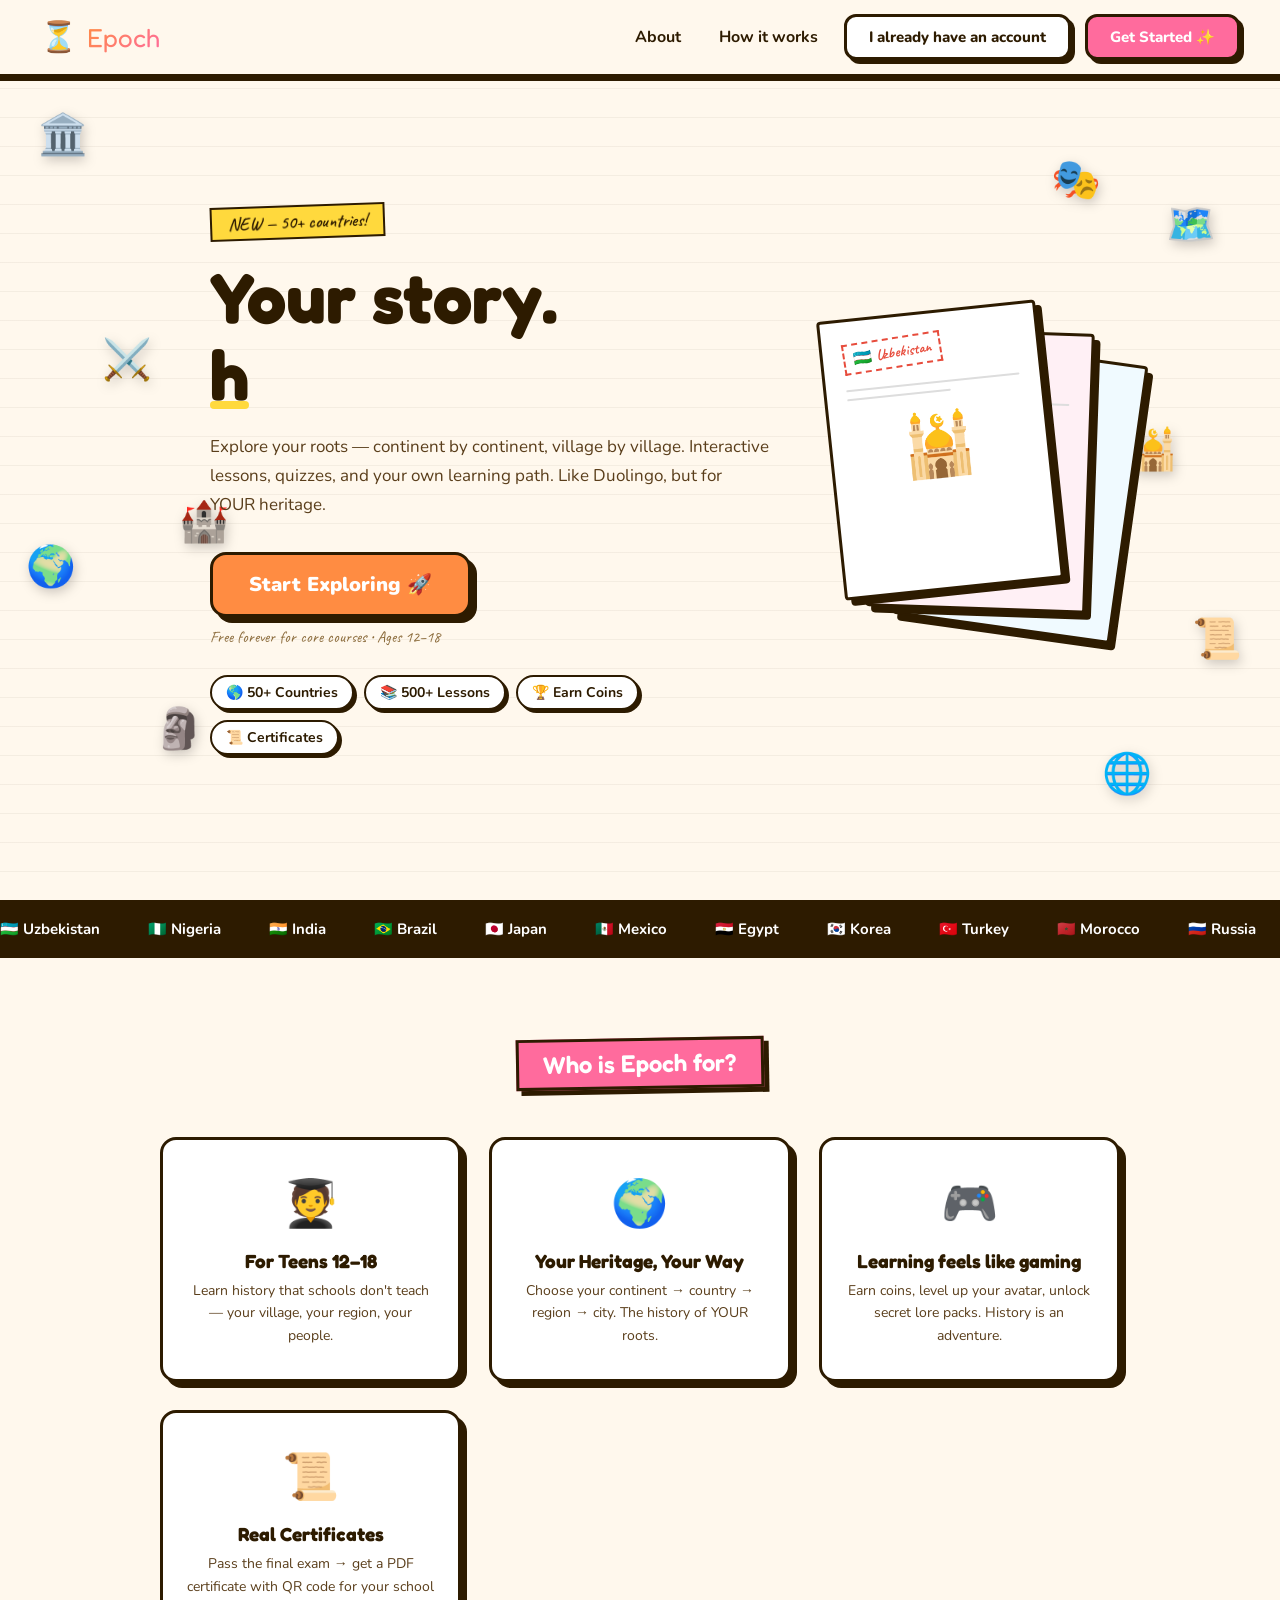
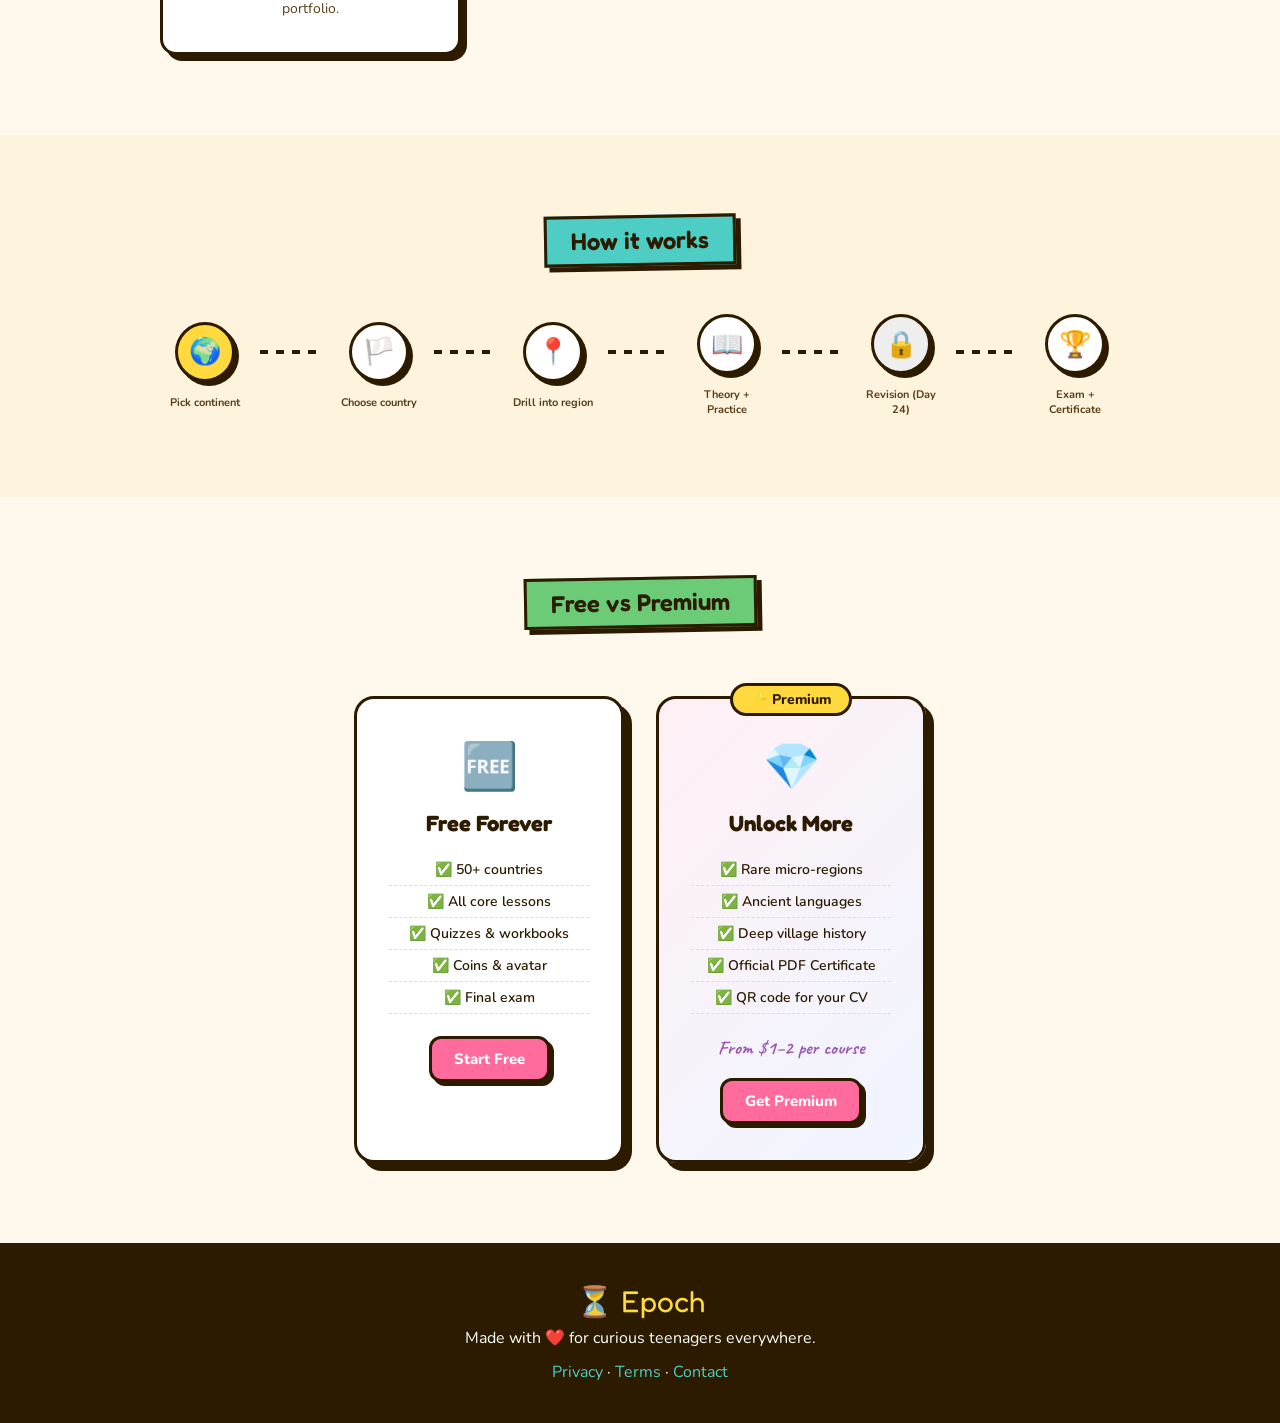
<file: Epoch website/index.html>
<!DOCTYPE html>
<html lang="en">
<head>
<meta charset="UTF-8"/>
<meta name="viewport" content="width=device-width, initial-scale=1.0"/>
<title>Epoch — Learn Your History</title>
<style>
@import url('https://fonts.googleapis.com/css2?family=Fredoka+One&family=Nunito:wght@400;600;700;800;900&family=Caveat:wght@400;600;700&display=swap');
:root{
  --cream:#FFF8ED;--paper:#FEF3DC;--ink:#2D1B00;
  --pink:#FF6B9D;--yellow:#FFD93D;--blue:#4ECDC4;
  --green:#6BCB77;--purple:#9B59B6;--orange:#FF8C42;--red:#E74C3C;
  --fd:'Fredoka One',cursive;--fb:'Nunito',sans-serif;--fh:'Caveat',cursive;
}
*{margin:0;padding:0;box-sizing:border-box;}
body{font-family:var(--fb);background:var(--cream);color:var(--ink);overflow-x:hidden;}
/* PAGE SYSTEM */
.page{display:none;min-height:100vh;animation:fadeIn .35s ease both;}
.page.active{display:block;}
@keyframes fadeIn{from{opacity:0;transform:translateY(18px)}to{opacity:1;transform:none}}
@keyframes slideUp{from{opacity:0;transform:translateY(40px) scale(.95)}to{opacity:1;transform:none}}
@keyframes float{0%,100%{transform:translateY(0) rotate(-5deg)}50%{transform:translateY(-14px) rotate(5deg)}}
@keyframes bounce{0%,100%{transform:translateY(0)}50%{transform:translateY(-9px)}}
@keyframes pulse{0%,100%{box-shadow:4px 4px 0 var(--ink)}50%{box-shadow:4px 4px 0 var(--ink),0 0 22px rgba(255,107,157,.5)}}
@keyframes marquee{from{transform:translateX(0)}to{transform:translateX(-50%)}}
@keyframes spinSlow{to{transform:rotate(360deg)}}
@keyframes nodePulse{0%,100%{box-shadow:5px 5px 0 var(--ink)}50%{box-shadow:5px 5px 0 var(--ink),0 0 24px rgba(255,217,61,.6)}}
@keyframes slideIn{from{opacity:0;transform:translateX(60px)}to{opacity:1;transform:none}}

/* NAVBAR */
.navbar{position:fixed;top:0;left:0;right:0;z-index:1000;display:flex;align-items:center;justify-content:space-between;padding:14px 40px;background:var(--cream);border-bottom:3px solid var(--ink);box-shadow:0 4px 0 var(--ink);transition:padding .3s;}
.navbar.scrolled{padding:8px 40px;}
.nav-logo{display:flex;align-items:center;gap:10px;cursor:pointer;}
.logo-icon{font-size:30px;animation:spinSlow 8s linear infinite;display:inline-block;}
.logo-text{font-family:var(--fd);font-size:26px;background:linear-gradient(135deg,var(--orange),var(--pink));-webkit-background-clip:text;-webkit-text-fill-color:transparent;}
.nav-links{display:flex;align-items:center;gap:14px;}
.nav-link{font-weight:700;color:var(--ink);text-decoration:none;padding:6px 12px;border-radius:8px;transition:background .2s;cursor:pointer;}
.nav-link:hover{background:var(--yellow);}
.btn-primary{background:var(--pink);color:#fff;border:3px solid var(--ink);border-radius:12px;padding:10px 22px;font-family:var(--fb);font-weight:800;font-size:15px;cursor:pointer;text-decoration:none;display:inline-block;box-shadow:4px 4px 0 var(--ink);transition:all .15s;}
.btn-primary:hover{transform:translate(-2px,-2px);box-shadow:6px 6px 0 var(--ink);background:#ff4d8d;}
.btn-primary:active{transform:translate(2px,2px);box-shadow:2px 2px 0 var(--ink);}
.btn-secondary{background:#fff;color:var(--ink);border:3px solid var(--ink);border-radius:12px;padding:10px 22px;font-family:var(--fb);font-weight:800;font-size:15px;cursor:pointer;text-decoration:none;display:inline-block;box-shadow:4px 4px 0 var(--ink);transition:all .15s;}
.btn-secondary:hover{transform:translate(-2px,-2px);box-shadow:6px 6px 0 var(--ink);background:var(--yellow);}
.pulse-btn{animation:pulse 2s infinite;}
.hamburger{display:none;font-size:22px;background:none;border:2px solid var(--ink);border-radius:8px;padding:4px 10px;cursor:pointer;}

/* HERO */
.hero{min-height:100vh;display:flex;align-items:center;justify-content:center;gap:60px;padding:120px 60px 60px;position:relative;overflow:hidden;background:var(--cream);}
.hero::before{content:'';position:absolute;inset:0;background:repeating-linear-gradient(0deg,transparent,transparent 28px,rgba(45,27,0,.05) 28px,rgba(45,27,0,.05) 29px);pointer-events:none;}
.sticker{position:absolute;font-size:40px;animation:float 4s ease-in-out infinite;cursor:pointer;user-select:none;filter:drop-shadow(2px 4px 6px rgba(0,0,0,.2));transition:transform .2s;}
.sticker:nth-child(odd){animation-delay:-2s;}
.hero-content{flex:1;max-width:560px;z-index:1;}
.tape{display:inline-block;padding:4px 16px;font-family:var(--fh);font-size:18px;font-weight:600;border:2px solid var(--ink);transform:rotate(-2deg);margin-bottom:20px;}
.tape-yellow{background:var(--yellow);}
.tape-pink{background:var(--pink);color:#fff;}
.tape-blue{background:var(--blue);}
.tape-green{background:var(--green);}
.hero-title{font-family:var(--fd);font-size:clamp(40px,6vw,70px);line-height:1.1;margin-bottom:20px;}
.accent-underline{position:relative;display:inline-block;}
.accent-underline::after{content:'';position:absolute;left:0;bottom:4px;width:100%;height:8px;background:var(--yellow);z-index:-1;border-radius:4px;}
.hero-sub{font-size:17px;line-height:1.7;margin-bottom:32px;color:#5a3e1b;}
.hero-cta{margin-bottom:28px;}
.btn-big{font-size:20px;padding:16px 36px;background:var(--orange);color:#fff;border:3px solid var(--ink);border-radius:16px;font-family:var(--fb);font-weight:900;cursor:pointer;display:inline-block;box-shadow:6px 6px 0 var(--ink);transition:all .15s;animation:bounce 2s ease-in-out infinite;}
.btn-big:hover{transform:translate(-3px,-3px);box-shadow:9px 9px 0 var(--ink);animation:none;}
.hero-note{margin-top:10px;font-size:16px;color:#8a6a3a;font-family:var(--fh);}
.hero-badges{display:flex;flex-wrap:wrap;gap:10px;margin-top:16px;}
.badge{background:#fff;border:2px solid var(--ink);border-radius:20px;padding:6px 14px;font-size:14px;font-weight:700;box-shadow:3px 3px 0 var(--ink);transition:transform .2s;cursor:default;}
.badge:hover{transform:rotate(-4deg) scale(1.08);}
.scrapbook-preview{position:relative;width:300px;height:340px;flex-shrink:0;}
.book-page{position:absolute;width:220px;height:280px;background:#fff;border:3px solid var(--ink);border-radius:4px;padding:20px;box-shadow:6px 6px 0 var(--ink);transition:transform .4s cubic-bezier(.34,1.56,.64,1);}
.page1{top:0;left:0;transform:rotate(-6deg);z-index:3;}
.page2{top:20px;left:40px;transform:rotate(2deg);z-index:2;background:#FFF0F5;}
.page3{top:40px;left:80px;transform:rotate(8deg);z-index:1;background:#F0FAFF;}
.page-stamp{font-family:var(--fh);font-size:15px;font-weight:700;color:var(--red);border:2px dashed var(--red);padding:4px 8px;display:inline-block;margin-bottom:10px;transform:rotate(-3deg);}
.page-line{height:2px;background:#ddd;margin:7px 0;border-radius:1px;}
.page-line.short{width:60%;}
.page-photo{font-size:60px;text-align:center;margin-top:12px;animation:float 3s ease-in-out infinite;}

/* MARQUEE */
.marquee-section{background:var(--ink);color:#fff;padding:16px 0;overflow:hidden;border-top:3px solid var(--ink);border-bottom:3px solid var(--ink);}
.marquee-track{display:flex;gap:48px;white-space:nowrap;animation:marquee 22s linear infinite;font-weight:700;font-size:15px;}
.marquee-track:hover{animation-play-state:paused;}
.marquee-track span{flex-shrink:0;}

/* ABOUT */
.about-section{padding:80px 60px;text-align:center;}
.section-tape{display:inline-block;padding:8px 24px;font-family:var(--fd);font-size:24px;border:3px solid var(--ink);transform:rotate(-1deg);margin-bottom:48px;box-shadow:5px 5px 0 var(--ink);}
.about-grid{display:grid;grid-template-columns:repeat(auto-fit,minmax(230px,1fr));gap:28px;max-width:960px;margin:0 auto;}
.about-card{background:#fff;border:3px solid var(--ink);border-radius:16px;padding:32px 24px;box-shadow:6px 6px 0 var(--ink);transition:all .2s;}
.about-card:hover{transform:translate(-4px,-4px);box-shadow:10px 10px 0 var(--ink);}
.card-icon{font-size:46px;margin-bottom:14px;}
.about-card h3{font-family:var(--fd);font-size:19px;margin-bottom:8px;}
.about-card p{font-size:14px;line-height:1.6;color:#5a3e1b;}

/* HOW IT WORKS */
.how-section{padding:80px 60px;background:var(--paper);text-align:center;}
.steps-path{display:flex;align-items:center;justify-content:center;flex-wrap:wrap;gap:0;max-width:980px;margin:0 auto;}
.step-node{display:flex;flex-direction:column;align-items:center;gap:8px;width:110px;}
.node-icon{width:60px;height:60px;background:#fff;border:3px solid var(--ink);border-radius:50%;display:flex;align-items:center;justify-content:center;font-size:26px;box-shadow:4px 4px 0 var(--ink);transition:all .2s;cursor:default;}
.step-node:hover .node-icon{transform:scale(1.15);}
.active-node .node-icon{background:var(--yellow);}
.locked-node .node-icon{background:#eee;}
.node-label{font-size:11px;font-weight:700;text-align:center;color:#5a3e1b;}
.path-line{flex:1;min-width:24px;height:4px;background:repeating-linear-gradient(90deg,var(--ink) 0,var(--ink) 8px,transparent 8px,transparent 16px);margin-bottom:28px;}

/* PRICING */
.pricing-section{padding:80px 60px;text-align:center;}
.pricing-grid{display:flex;gap:32px;justify-content:center;flex-wrap:wrap;margin-top:20px;}
.price-card{background:#fff;border:3px solid var(--ink);border-radius:20px;padding:36px 32px;min-width:270px;box-shadow:8px 8px 0 var(--ink);position:relative;transition:all .2s;}
.price-card:hover{transform:translate(-4px,-4px);box-shadow:12px 12px 0 var(--ink);}
.premium-card{background:linear-gradient(135deg,#FFF0F5,#F0F5FF);}
.price-badge{position:absolute;top:-16px;left:50%;transform:translateX(-50%);background:var(--yellow);border:3px solid var(--ink);border-radius:20px;padding:4px 18px;font-weight:800;font-size:14px;white-space:nowrap;}
.price-icon{font-size:46px;margin-bottom:12px;}
.price-card h3{font-family:var(--fd);font-size:22px;margin-bottom:18px;}
.price-card ul{list-style:none;margin-bottom:22px;}
.price-card li{padding:6px 0;font-size:14px;font-weight:600;border-bottom:1px dashed #ddd;}
.price-tag{font-family:var(--fh);font-size:19px;color:var(--purple);margin-bottom:18px;font-weight:700;}

/* FOOTER */
footer{background:var(--ink);color:#fff;text-align:center;padding:40px;}
.footer-logo{font-family:var(--fd);font-size:30px;margin-bottom:8px;color:var(--yellow);}
footer a{color:var(--blue);text-decoration:none;}
footer a:hover{text-decoration:underline;}

/* ─── AUTH PAGES ─── */
.auth-body-inner{min-height:100vh;display:flex;align-items:center;justify-content:center;padding:20px;position:relative;overflow:hidden;background:var(--cream);}
.auth-body-inner::before{content:'';position:fixed;inset:0;background:repeating-linear-gradient(0deg,transparent,transparent 28px,rgba(45,27,0,.04) 28px,rgba(45,27,0,.04) 29px);pointer-events:none;z-index:0;}
.auth-sticker{position:fixed;font-size:48px;animation:float 4s ease-in-out infinite;pointer-events:none;filter:drop-shadow(2px 4px 8px rgba(0,0,0,.2));z-index:1;}
.auth-wrapper{width:100%;max-width:480px;position:relative;z-index:2;}
.auth-card{background:#fff;border:3px solid var(--ink);border-radius:24px;padding:40px 36px;box-shadow:8px 8px 0 var(--ink);animation:slideUp .5s cubic-bezier(.34,1.56,.64,1) both;}
.back-link{display:inline-block;margin-bottom:16px;color:var(--orange);text-decoration:none;font-weight:700;font-size:14px;cursor:pointer;}
.back-link:hover{text-decoration:underline;}
.auth-logo{font-family:var(--fd);font-size:26px;margin-bottom:6px;background:linear-gradient(135deg,var(--orange),var(--pink));-webkit-background-clip:text;-webkit-text-fill-color:transparent;}
.auth-title{font-family:var(--fd);font-size:28px;margin-bottom:6px;}
.auth-sub{color:#8a6a3a;font-size:14px;margin-bottom:26px;}
.signup-steps{display:flex;align-items:center;margin-bottom:28px;}
.sig-step{width:34px;height:34px;border:3px solid #ddd;border-radius:50%;display:flex;align-items:center;justify-content:center;font-weight:800;font-size:15px;color:#aaa;transition:all .3s;flex-shrink:0;}
.sig-step.active{border-color:var(--pink);background:var(--pink);color:#fff;box-shadow:0 0 0 4px rgba(255,107,157,.25);}
.sig-step.done{border-color:var(--green);background:var(--green);color:#fff;}
.sig-line{flex:1;height:3px;background:#ddd;}
.step-panel{display:none;animation:slideIn .3s ease both;}
.step-panel.active{display:block;}
.step-title{font-family:var(--fd);font-size:20px;margin-bottom:18px;}
.form-group{margin-bottom:16px;}
.form-group label{display:block;font-weight:700;margin-bottom:5px;font-size:13px;color:#5a3e1b;}
.form-input{width:100%;padding:11px 15px;border:3px solid var(--ink);border-radius:12px;font-family:var(--fb);font-size:15px;background:var(--cream);transition:all .2s;box-shadow:3px 3px 0 var(--ink);}
.form-input:focus{outline:none;border-color:var(--pink);box-shadow:3px 3px 0 var(--pink);background:#fff;}
.step-btn{width:100%;margin-top:8px;}
.btn-row{display:flex;gap:12px;margin-top:12px;}
.btn-row .btn-primary,.btn-row .btn-secondary{flex:1;text-align:center;}
.interest-chips{display:flex;flex-wrap:wrap;gap:10px;}
.chip{padding:7px 15px;border:2px solid var(--ink);border-radius:20px;cursor:pointer;font-size:13px;font-weight:600;background:#fff;box-shadow:3px 3px 0 var(--ink);transition:all .15s;user-select:none;}
.chip.active{background:var(--yellow);transform:translate(-2px,-2px);box-shadow:5px 5px 0 var(--ink);}
.avatar-grid{display:grid;grid-template-columns:repeat(4,1fr);gap:10px;margin-bottom:18px;}
.avatar-opt{font-size:38px;padding:10px;border:3px solid #ddd;border-radius:14px;cursor:pointer;text-align:center;transition:all .15s;background:#fff;}
.avatar-opt:hover{border-color:var(--pink);transform:scale(1.1);}
.avatar-opt.selected{border-color:var(--pink);background:#fff0f5;box-shadow:4px 4px 0 var(--pink);transform:scale(1.1);}
.avatar-display{font-size:76px;text-align:center;margin-bottom:6px;animation:bounce 2s infinite;}
.avatar-hint{text-align:center;color:#8a6a3a;font-family:var(--fh);font-size:16px;margin-bottom:18px;}
.auth-switch{text-align:center;margin-top:14px;color:#8a6a3a;font-size:13px;font-weight:600;}
.auth-switch span{color:var(--pink);font-weight:800;cursor:pointer;text-decoration:underline;}
.forgot-link{display:block;text-align:right;color:var(--orange);font-size:12px;text-decoration:none;margin-top:-10px;margin-bottom:10px;font-weight:600;cursor:pointer;}
.forgot-link:hover{text-decoration:underline;}
.login-btn{width:100%;margin-top:6px;font-size:16px;padding:14px;}
.divider{text-align:center;margin:18px 0;font-size:12px;color:#aaa;position:relative;}
.divider::before,.divider::after{content:'';position:absolute;top:50%;width:42%;height:1px;background:#ddd;}
.divider::before{left:0;}.divider::after{right:0;}

/* ─── DASHBOARD ─── */
.dash-body-inner{background:var(--cream);min-height:100vh;}
.dash-nav{display:flex;align-items:center;padding:12px 32px;background:#fff;border-bottom:3px solid var(--ink);box-shadow:0 4px 0 var(--ink);gap:14px;position:sticky;top:0;z-index:100;}
.dash-nav .logo-text{font-family:var(--fd);font-size:20px;background:linear-gradient(135deg,var(--orange),var(--pink));-webkit-background-clip:text;-webkit-text-fill-color:transparent;cursor:pointer;}
.dash-nav-center{display:flex;gap:10px;margin:0 auto;}
.stat-pill{background:var(--paper);border:2px solid var(--ink);border-radius:20px;padding:6px 14px;font-weight:800;font-size:14px;box-shadow:3px 3px 0 var(--ink);}
.avatar-btn{font-size:28px;cursor:pointer;border:3px solid var(--ink);border-radius:50%;width:46px;height:46px;display:flex;align-items:center;justify-content:center;background:#fff;box-shadow:3px 3px 0 var(--ink);transition:all .2s;position:relative;}
.avatar-btn:hover{transform:scale(1.1);}
.profile-dropdown{position:fixed;top:74px;right:24px;background:#fff;border:3px solid var(--ink);border-radius:20px;padding:18px;min-width:210px;box-shadow:8px 8px 0 var(--ink);z-index:200;display:none;animation:slideUp .2s ease both;}
.profile-dropdown.open{display:block;}
.profile-header{display:flex;gap:10px;align-items:center;margin-bottom:14px;}
.profile-avatar{font-size:38px;}
.profile-name{font-weight:800;font-size:15px;}
.profile-loc{font-size:11px;color:#8a6a3a;}
.profile-coins{background:var(--yellow);border:2px solid var(--ink);border-radius:10px;padding:7px 10px;font-weight:800;text-align:center;margin-bottom:10px;font-size:14px;}
.profile-link{display:block;padding:9px 0;border-bottom:1px dashed #ddd;text-decoration:none;color:var(--ink);font-weight:700;font-size:13px;cursor:pointer;}
.profile-link:hover{color:var(--pink);}
.profile-link:last-child{border-bottom:none;}
.logout-link{color:var(--red)!important;}
.dash-layout{display:grid;grid-template-columns:230px 1fr 210px;gap:22px;padding:28px;max-width:1180px;margin:0 auto;}
.sidebar-card{background:#fff;border:3px solid var(--ink);border-radius:18px;padding:18px;margin-bottom:18px;box-shadow:5px 5px 0 var(--ink);}
.sidebar-card h4{font-family:var(--fd);font-size:15px;margin-bottom:12px;}
.course-flag{font-size:44px;text-align:center;margin-bottom:6px;}
.course-title{font-family:var(--fd);font-size:18px;text-align:center;}
.course-sub{font-size:12px;text-align:center;color:#8a6a3a;margin-bottom:12px;}
.progress-bar-wrap{background:#eee;border:2px solid var(--ink);border-radius:20px;height:13px;overflow:hidden;margin-bottom:5px;}
.progress-bar-fill{height:100%;background:linear-gradient(90deg,var(--green),var(--blue));border-radius:20px;transition:width 1s ease;}
.progress-label{font-size:12px;text-align:center;color:#5a3e1b;font-weight:700;}
.lb-row{display:flex;justify-content:space-between;padding:7px 10px;border-radius:8px;margin-bottom:3px;font-weight:700;font-size:13px;}
.lb-row.gold{background:#FFF9C4;}.lb-row.silver{background:#F5F5F5;}.lb-row.bronze{background:#FFE0CC;}.lb-row.you{background:#FFF0F5;border:2px dashed var(--pink);}
.week-dots{display:flex;gap:5px;justify-content:center;}
.day-dot{width:32px;height:32px;border-radius:50%;border:2px solid #ddd;display:flex;align-items:center;justify-content:center;font-size:10px;font-weight:800;color:#aaa;}
.day-dot.done{background:var(--orange);border-color:var(--orange);color:#fff;}
.dash-main{min-height:80vh;}
.path-header{margin-bottom:20px;}
.learning-path{display:flex;flex-direction:column;align-items:center;gap:0;padding:10px 0;}
.node-wrap-inner{display:flex;flex-direction:column;align-items:center;transition:margin .5s ease;}
.node-label{font-size:11px;font-weight:700;text-align:center;color:#5a3e1b;max-width:88px;margin-top:5px;}
.lesson-node{width:76px;height:76px;border-radius:50%;border:4px solid var(--ink);display:flex;align-items:center;justify-content:center;font-size:30px;cursor:pointer;box-shadow:5px 5px 0 var(--ink);transition:all .2s;position:relative;text-decoration:none;}
.lesson-node:hover:not(.locked):not(.locked-24){transform:scale(1.1) translate(-2px,-2px);box-shadow:8px 8px 0 var(--ink);}
.lesson-node.completed{background:var(--green);}
.lesson-node.active-node-ls{background:var(--yellow);animation:nodePulse 2s infinite;}
.lesson-node.locked{background:#eee;cursor:not-allowed;opacity:.7;}
.lesson-node.locked-24{background:#E8D5FF;cursor:not-allowed;border-style:dashed;}
.node-tooltip{position:absolute;bottom:calc(100% + 10px);left:50%;transform:translateX(-50%);background:var(--ink);color:#fff;border-radius:8px;padding:7px 12px;font-size:12px;font-weight:700;white-space:nowrap;opacity:0;pointer-events:none;transition:opacity .2s;z-index:10;}
.node-tooltip::after{content:'';position:absolute;top:100%;left:50%;transform:translateX(-50%);border:6px solid transparent;border-top-color:var(--ink);}
.lesson-node:hover .node-tooltip{opacity:1;}
.path-connector{width:4px;height:28px;background:repeating-linear-gradient(180deg,var(--ink) 0 6px,transparent 6px 12px);margin:0 auto;}
.path-section-divider{text-align:center;margin:18px 0;}
.divider-stamp{display:inline-block;background:var(--paper);border:3px solid var(--ink);border-radius:14px;padding:10px 22px;font-family:var(--fd);font-size:16px;box-shadow:4px 4px 0 var(--ink);}
.locked-stamp{background:#eee;color:#aaa;}
.daily-goal{text-align:center;}
.goal-ring{position:relative;width:78px;height:78px;margin:0 auto 10px;}
.goal-ring svg{width:78px;height:78px;}
.goal-text{position:absolute;inset:0;display:flex;align-items:center;justify-content:center;flex-direction:column;font-weight:900;font-size:16px;line-height:1.1;}
.goal-text small{font-size:9px;font-weight:600;color:#aaa;}
.tips-card p{font-size:14px;line-height:1.6;color:#5a3e1b;font-family:var(--fh);font-size:15px;}
.explorer-avatar{font-size:60px;margin:6px 0;animation:bounce 2s infinite;display:block;text-align:center;}
.explorer-level{font-family:var(--fd);font-size:15px;margin-bottom:10px;color:var(--purple);text-align:center;}
.avatar-card{text-align:center;}

/* ─── LESSON PAGE ─── */
.lesson-body-inner{background:var(--cream);min-height:100vh;display:flex;flex-direction:column;}
.lesson-topbar{display:flex;align-items:center;gap:14px;padding:14px 22px;background:#fff;border-bottom:3px solid var(--ink);position:sticky;top:0;z-index:100;}
.back-btn-ls{font-size:20px;font-weight:900;color:#aaa;cursor:pointer;padding:4px 10px;border-radius:8px;transition:all .2s;background:none;border:none;}
.back-btn-ls:hover{color:var(--red);background:#fee;}
.lesson-progress-wrap{flex:1;height:15px;background:#eee;border-radius:8px;border:2px solid var(--ink);overflow:hidden;}
.lesson-progress-bar{height:100%;background:linear-gradient(90deg,var(--green),var(--blue));border-radius:8px;transition:width .5s ease;}
.lesson-hearts{font-size:18px;letter-spacing:2px;}
.lesson-wrapper{flex:1;max-width:660px;margin:0 auto;width:100%;padding:28px 22px;}
.theory-card{background:#fff;border:3px solid var(--ink);border-radius:22px;padding:32px;box-shadow:8px 8px 0 var(--ink);animation:slideIn .4s cubic-bezier(.34,1.56,.64,1) both;}
.theory-tag{display:inline-block;padding:4px 14px;border-radius:20px;font-size:12px;font-weight:800;margin-bottom:14px;border:2px solid var(--ink);}
.tag-theory{background:var(--blue);}.tag-quiz{background:var(--yellow);}.tag-workbook{background:var(--green);}.tag-revision{background:var(--purple);color:#fff;}
.theory-headline{font-family:var(--fd);font-size:26px;margin-bottom:14px;line-height:1.2;}
.theory-image{font-size:76px;text-align:center;margin:18px 0;animation:float 3s ease-in-out infinite;}
.theory-body{font-size:15px;line-height:1.8;color:#3a2800;margin-bottom:18px;}
.key-terms{background:var(--paper);border:2px solid var(--ink);border-radius:14px;padding:18px;margin:18px 0;}
.key-terms h4{font-family:var(--fd);font-size:15px;margin-bottom:10px;}
.term-row{display:flex;gap:10px;margin-bottom:7px;padding-bottom:7px;border-bottom:1px dashed #ddd;}
.term-row:last-child{border-bottom:none;margin-bottom:0;}
.term-word{font-weight:800;color:var(--orange);min-width:110px;font-family:var(--fh);font-size:17px;}
.term-def{font-size:13px;color:#5a3e1b;line-height:1.5;}
.scrapbook-note{background:var(--yellow);border:2px solid var(--ink);border-radius:4px;padding:14px 18px;font-family:var(--fh);font-size:17px;transform:rotate(-1deg);box-shadow:4px 4px 0 var(--ink);margin:18px 0;position:relative;}
.scrapbook-note::before{content:'📌';position:absolute;top:-13px;left:50%;transform:translateX(-50%);font-size:22px;}
.quiz-question{font-family:var(--fd);font-size:22px;margin-bottom:24px;line-height:1.3;}
.quiz-options{display:flex;flex-direction:column;gap:12px;}
.quiz-option{padding:14px 18px;background:#fff;border:3px solid var(--ink);border-radius:14px;font-size:15px;font-weight:700;cursor:pointer;box-shadow:4px 4px 0 var(--ink);transition:all .15s;display:flex;align-items:center;gap:10px;}
.quiz-option:hover:not(.disabled){transform:translate(-2px,-2px);box-shadow:6px 6px 0 var(--ink);background:var(--paper);}
.quiz-option.correct{background:#d4f7d4;border-color:var(--green);box-shadow:4px 4px 0 var(--green);}
.quiz-option.wrong{background:#fdd;border-color:var(--red);box-shadow:4px 4px 0 var(--red);}
.quiz-option.disabled{cursor:default;}
.option-letter{width:30px;height:30px;border:2px solid var(--ink);border-radius:50%;display:flex;align-items:center;justify-content:center;font-size:13px;font-weight:900;flex-shrink:0;}
.workbook-prompt{font-family:var(--fd);font-size:20px;margin-bottom:18px;}
.workbook-lines{background:var(--paper);border:3px solid var(--ink);border-radius:14px;padding:18px;min-height:150px;background-image:repeating-linear-gradient(to bottom,transparent,transparent 31px,#ddd 31px,#ddd 32px);background-position:0 8px;}
.workbook-textarea{width:100%;min-height:150px;background:transparent;border:none;outline:none;font-family:var(--fh);font-size:19px;line-height:32px;color:var(--ink);resize:vertical;}
.workbook-hint{margin-top:10px;font-size:13px;color:#8a6a3a;font-style:italic;}
.lesson-footer{position:sticky;bottom:0;background:#fff;border-top:3px solid var(--ink);padding:18px 28px;display:none;align-items:center;justify-content:space-between;gap:14px;}
.lesson-footer.show{display:flex;}
.answer-feedback{flex:1;font-family:var(--fd);font-size:18px;}
.feedback-correct{color:var(--green);}.feedback-wrong{color:var(--red);}
.continue-btn{background:var(--green);color:#fff;border:3px solid var(--ink);border-radius:14px;padding:13px 32px;font-family:var(--fb);font-weight:900;font-size:17px;cursor:pointer;box-shadow:5px 5px 0 var(--ink);transition:all .15s;}
.continue-btn:hover{transform:translate(-2px,-2px);box-shadow:7px 7px 0 var(--ink);}
.continue-btn.wrong-btn{background:var(--red);}
.complete-screen{text-align:center;padding:44px 22px;animation:slideIn .5s ease both;}
.complete-trophy{font-size:76px;animation:bounce 1s ease 3;}
.complete-title{font-family:var(--fd);font-size:34px;margin:14px 0 6px;color:var(--orange);}
.complete-stats{display:flex;justify-content:center;gap:18px;flex-wrap:wrap;margin:22px 0;}
.complete-stat{background:#fff;border:3px solid var(--ink);border-radius:18px;padding:18px;min-width:100px;box-shadow:5px 5px 0 var(--ink);}
.stat-num{font-family:var(--fd);font-size:30px;color:var(--orange);}
.stat-lbl{font-size:12px;font-weight:700;color:#8a6a3a;}
.coins-earned{font-family:var(--fd);font-size:24px;background:var(--yellow);border:3px solid var(--ink);border-radius:18px;padding:14px 28px;display:inline-block;box-shadow:5px 5px 0 var(--ink);margin:14px 0 26px;animation:bounce .5s ease;}

@media(max-width:1024px){.dash-layout{grid-template-columns:200px 1fr;}.dash-right{display:none;}}
@media(max-width:768px){
  .navbar{padding:12px 18px;}.nav-links{display:none;}.hamburger{display:block;}
  .hero{flex-direction:column;padding:100px 20px 40px;gap:28px;}.scrapbook-preview{display:none;}
  .sticker{font-size:26px;}
  .about-section,.how-section,.pricing-section{padding:56px 20px;}
  .steps-path{gap:6px;}.path-line{min-width:14px;}
  .dash-layout{grid-template-columns:1fr;padding:14px;}.dash-sidebar{display:none;}
  .auth-card{padding:28px 20px;}
}
</style>
</head>
<body>

<!-- ════════════════ PAGE: LANDING ════════════════ -->
<div class="page active" id="page-landing">
<nav class="navbar" id="navbar">
  <div class="nav-logo" onclick="goTo('page-landing')">
    <div class="logo-icon">⏳</div>
    <span class="logo-text">Epoch</span>
  </div>
  <div class="nav-links" id="nav-links">
    <span class="nav-link" onclick="scrollToId('about')">About</span>
    <span class="nav-link" onclick="scrollToId('how')">How it works</span>
    <button class="btn-secondary" onclick="goTo('page-login')">I already have an account</button>
    <button class="btn-primary pulse-btn" onclick="goTo('page-signup')">Get Started ✨</button>
  </div>
  <button class="hamburger" id="hamburger" onclick="toggleHamburger()">☰</button>
</nav>

<section class="hero">
  <div id="hero-stickers">
    <div class="sticker" style="top:12%;left:3%"    onclick="popSticker(this)">🏛️</div>
    <div class="sticker" style="top:22%;right:5%"   onclick="popSticker(this)">🗺️</div>
    <div class="sticker" style="top:60%;left:2%"    onclick="popSticker(this)">🌍</div>
    <div class="sticker" style="top:68%;right:3%"   onclick="popSticker(this)">📜</div>
    <div class="sticker" style="top:37%;left:8%"    onclick="popSticker(this)">⚔️</div>
    <div class="sticker" style="top:47%;right:8%"   onclick="popSticker(this)">🕌</div>
    <div class="sticker" style="top:78%;left:12%"   onclick="popSticker(this)">🗿</div>
    <div class="sticker" style="top:17%;right:14%"  onclick="popSticker(this)">🎭</div>
    <div class="sticker" style="top:55%;left:14%"   onclick="popSticker(this)">🏰</div>
    <div class="sticker" style="top:83%;right:10%"  onclick="popSticker(this)">🌐</div>
  </div>
  <div class="hero-content">
    <div class="tape tape-yellow">NEW — 50+ countries!</div>
    <h1 class="hero-title">Your story.<br><span class="accent-underline" id="type-word">history.</span></h1>
    <p class="hero-sub">Explore your roots — continent by continent, village by village. Interactive lessons, quizzes, and your own learning path. Like Duolingo, but for YOUR heritage.</p>
    <div class="hero-cta">
      <button class="btn-big" onclick="goTo('page-signup');spawnConfettiFrom(this)">Start Exploring 🚀</button>
      <p class="hero-note">Free forever for core courses • Ages 12–18</p>
    </div>
    <div class="hero-badges">
      <div class="badge">🌎 50+ Countries</div>
      <div class="badge">📚 500+ Lessons</div>
      <div class="badge">🏆 Earn Coins</div>
      <div class="badge">📜 Certificates</div>
    </div>
  </div>
  <div class="scrapbook-preview" id="scrapbook">
    <div class="book-page page1" onclick="flipPage(0)"><div class="page-stamp">🇺🇿 Uzbekistan</div><div class="page-line"></div><div class="page-line short"></div><div class="page-photo">🕌</div></div>
    <div class="book-page page2" onclick="flipPage(1)"><div class="page-stamp">🇳🇬 Nigeria</div><div class="page-line"></div><div class="page-photo">🥁</div></div>
    <div class="book-page page3" onclick="flipPage(2)"><div class="page-stamp">🇯🇵 Japan</div><div class="page-photo">⛩️</div></div>
  </div>
</section>

<div class="marquee-section">
  <div class="marquee-track">
    <span>🇺🇿 Uzbekistan</span><span>🇳🇬 Nigeria</span><span>🇮🇳 India</span><span>🇧🇷 Brazil</span>
    <span>🇯🇵 Japan</span><span>🇲🇽 Mexico</span><span>🇪🇬 Egypt</span><span>🇰🇷 Korea</span>
    <span>🇹🇷 Turkey</span><span>🇲🇦 Morocco</span><span>🇷🇺 Russia</span><span>🇵🇭 Philippines</span>
    <span>🇬🇭 Ghana</span><span>🇻🇳 Vietnam</span><span>🇵🇪 Peru</span><span>🇮🇩 Indonesia</span>
    <span>🇺🇿 Uzbekistan</span><span>🇳🇬 Nigeria</span><span>🇮🇳 India</span><span>🇧🇷 Brazil</span>
    <span>🇯🇵 Japan</span><span>🇲🇽 Mexico</span><span>🇪🇬 Egypt</span><span>🇰🇷 Korea</span>
  </div>
</div>

<section class="about-section" id="about">
  <div class="tape tape-pink section-tape">Who is Epoch for?</div>
  <div class="about-grid">
    <div class="about-card"><div class="card-icon">🧑‍🎓</div><h3>For Teens 12–18</h3><p>Learn history that schools don't teach — your village, your region, your people.</p></div>
    <div class="about-card"><div class="card-icon">🌍</div><h3>Your Heritage, Your Way</h3><p>Choose your continent → country → region → city. The history of YOUR roots.</p></div>
    <div class="about-card"><div class="card-icon">🎮</div><h3>Learning feels like gaming</h3><p>Earn coins, level up your avatar, unlock secret lore packs. History is an adventure.</p></div>
    <div class="about-card"><div class="card-icon">📜</div><h3>Real Certificates</h3><p>Pass the final exam → get a PDF certificate with QR code for your school portfolio.</p></div>
  </div>
</section>

<section class="how-section" id="how">
  <div class="tape tape-blue section-tape">How it works</div>
  <div class="steps-path">
    <div class="step-node active-node"><div class="node-icon">🌍</div><div class="node-label">Pick continent</div></div>
    <div class="path-line"></div>
    <div class="step-node"><div class="node-icon">🏳️</div><div class="node-label">Choose country</div></div>
    <div class="path-line"></div>
    <div class="step-node"><div class="node-icon">📍</div><div class="node-label">Drill into region</div></div>
    <div class="path-line"></div>
    <div class="step-node"><div class="node-icon">📖</div><div class="node-label">Theory + Practice</div></div>
    <div class="path-line"></div>
    <div class="step-node locked-node"><div class="node-icon">🔒</div><div class="node-label">Revision (Day 24)</div></div>
    <div class="path-line"></div>
    <div class="step-node"><div class="node-icon">🏆</div><div class="node-label">Exam + Certificate</div></div>
  </div>
</section>

<section class="pricing-section">
  <div class="tape tape-green section-tape">Free vs Premium</div>
  <div class="pricing-grid">
    <div class="price-card">
      <div class="price-icon">🆓</div><h3>Free Forever</h3>
      <ul><li>✅ 50+ countries</li><li>✅ All core lessons</li><li>✅ Quizzes &amp; workbooks</li><li>✅ Coins &amp; avatar</li><li>✅ Final exam</li></ul>
      <button class="btn-primary" onclick="goTo('page-signup')">Start Free</button>
    </div>
    <div class="price-card premium-card">
      <div class="price-badge">⭐ Premium</div>
      <div class="price-icon">💎</div><h3>Unlock More</h3>
      <ul><li>✅ Rare micro-regions</li><li>✅ Ancient languages</li><li>✅ Deep village history</li><li>✅ Official PDF Certificate</li><li>✅ QR code for your CV</li></ul>
      <div class="price-tag">From $1–2 per course</div>
      <button class="btn-primary" onclick="goTo('page-signup')">Get Premium</button>
    </div>
  </div>
</section>

<footer>
  <div class="footer-logo">⏳ Epoch</div>
  <p>Made with ❤️ for curious teenagers everywhere.</p>
  <div style="margin-top:12px"><a href="#">Privacy</a> · <a href="#">Terms</a> · <a href="#">Contact</a></div>
</footer>
</div><!-- /page-landing -->


<!-- ════════════════ PAGE: SIGNUP ════════════════ -->
<div class="page" id="page-signup">
<div class="auth-body-inner">
  <div class="auth-sticker" style="top:5%;left:5%;animation-delay:0s">🗺️</div>
  <div class="auth-sticker" style="top:15%;right:8%;animation-delay:-2s">🏛️</div>
  <div class="auth-sticker" style="bottom:20%;left:3%;animation-delay:-1s">📜</div>
  <div class="auth-sticker" style="bottom:8%;right:5%;animation-delay:-3s">🌍</div>
  <div class="auth-wrapper">
    <div class="auth-card">
      <span class="back-link" onclick="goTo('page-landing')">← Back</span>
      <div class="auth-logo">⏳ Epoch</div>
      <h1 class="auth-title">Join the adventure!</h1>
      <p class="auth-sub">Your journey through history starts here 🚀</p>
      <div class="signup-steps">
        <div class="sig-step active" id="sd1">1</div>
        <div class="sig-line"></div>
        <div class="sig-step" id="sd2">2</div>
        <div class="sig-line"></div>
        <div class="sig-step" id="sd3">3</div>
      </div>
      <!-- Step 1 -->
      <div class="step-panel active" id="sp1">
        <div class="step-title">Create your account</div>
        <div class="form-group"><label>Your name</label><input type="text" id="su-name" class="form-input" placeholder="e.g. Aisha, Kenji, Mateo..."/></div>
        <div class="form-group"><label>Email</label><input type="email" id="su-email" class="form-input" placeholder="your@email.com"/></div>
        <div class="form-group"><label>Password</label><input type="password" id="su-pwd" class="form-input" placeholder="Make it strong!"/></div>
        <div class="form-group"><label>Age</label>
          <select id="su-age" class="form-input">
            <option value="">Select your age</option>
            <option>12</option><option>13</option><option>14</option><option>15</option><option>16</option><option>17</option><option>18</option>
          </select>
        </div>
        <button class="btn-primary step-btn" onclick="suNext(1)">Next Step →</button>
      </div>
      <!-- Step 2 -->
      <div class="step-panel" id="sp2">
        <div class="step-title">Choose your history path 🌍</div>
        <div class="form-group"><label>Continent</label>
          <select id="su-cont" class="form-input" onchange="suUpdateCountries()">
            <option value="">Choose continent...</option>
            <option value="asia">Asia</option><option value="africa">Africa</option>
            <option value="europe">Europe</option><option value="americas">The Americas</option>
            <option value="oceania">Oceania</option><option value="middleeast">Middle East</option>
          </select>
        </div>
        <div class="form-group"><label>Country</label>
          <select id="su-country" class="form-input" onchange="suUpdateRegions()"><option value="">Choose country...</option></select>
        </div>
        <div class="form-group"><label>Region / Province</label>
          <select id="su-region" class="form-input"><option value="">Choose region...</option></select>
        </div>
        <div class="form-group"><label>What interests you most?</label>
          <div class="interest-chips">
            <div class="chip" onclick="this.classList.toggle('active')">🏛️ Ancient History</div>
            <div class="chip" onclick="this.classList.toggle('active')">⚔️ Wars &amp; Conflicts</div>
            <div class="chip" onclick="this.classList.toggle('active')">🕌 Religion &amp; Culture</div>
            <div class="chip" onclick="this.classList.toggle('active')">👑 Rulers &amp; Dynasties</div>
            <div class="chip" onclick="this.classList.toggle('active')">🌾 Daily Life</div>
            <div class="chip" onclick="this.classList.toggle('active')">🎭 Art &amp; Language</div>
          </div>
        </div>
        <div class="btn-row">
          <button class="btn-secondary" onclick="suPrev(2)">← Back</button>
          <button class="btn-primary" onclick="suNext(2)">Next Step →</button>
        </div>
      </div>
      <!-- Step 3 -->
      <div class="step-panel" id="sp3">
        <div class="step-title">Pick your explorer avatar! 🧭</div>
        <div class="avatar-grid">
          <div class="avatar-opt selected" onclick="selectAvatar(this)">🧑‍🏫</div>
          <div class="avatar-opt" onclick="selectAvatar(this)">👸</div>
          <div class="avatar-opt" onclick="selectAvatar(this)">🧙</div>
          <div class="avatar-opt" onclick="selectAvatar(this)">🦸</div>
          <div class="avatar-opt" onclick="selectAvatar(this)">🧝</div>
          <div class="avatar-opt" onclick="selectAvatar(this)">🧜</div>
          <div class="avatar-opt" onclick="selectAvatar(this)">🧚</div>
          <div class="avatar-opt" onclick="selectAvatar(this)">🦅</div>
        </div>
        <div class="avatar-display" id="av-display">🧑‍🏫</div>
        <p class="avatar-hint">You'll earn coins to customize your look!</p>
        <div class="btn-row">
          <button class="btn-secondary" onclick="suPrev(3)">← Back</button>
          <button class="btn-primary" onclick="completeSignup()">Start Learning! 🚀</button>
        </div>
      </div>
    </div>
    <p class="auth-switch">Already have an account? <span onclick="goTo('page-login')">Log in</span></p>
  </div>
</div>
</div><!-- /page-signup -->


<!-- ════════════════ PAGE: LOGIN ════════════════ -->
<div class="page" id="page-login">
<div class="auth-body-inner">
  <div class="auth-sticker" style="top:5%;left:5%;animation-delay:0s">⚔️</div>
  <div class="auth-sticker" style="top:10%;right:8%;animation-delay:-2s">🏰</div>
  <div class="auth-sticker" style="bottom:15%;left:3%;animation-delay:-1s">🌙</div>
  <div class="auth-sticker" style="bottom:8%;right:5%;animation-delay:-3s">⭐</div>
  <div class="auth-wrapper">
    <div class="auth-card">
      <span class="back-link" onclick="goTo('page-landing')">← Back to home</span>
      <div class="auth-logo">⏳ Epoch</div>
      <h1 class="auth-title">Welcome back! 👋</h1>
      <p class="auth-sub">Your history adventure awaits</p>
      <div class="form-group"><label>Email</label><input type="email" id="li-email" class="form-input" placeholder="your@email.com"/></div>
      <div class="form-group"><label>Password</label><input type="password" id="li-pwd" class="form-input" placeholder="••••••••"/>
        <span class="forgot-link">Forgot password?</span>
      </div>
      <button class="btn-primary login-btn" onclick="doLogin()">Log In 🚀</button>
      <div class="divider">or</div>
      <button class="btn-secondary login-btn" onclick="demoLogin()">Try Demo Account 👀</button>
    </div>
    <p class="auth-switch">New here? <span onclick="goTo('page-signup')">Create an account</span></p>
  </div>
</div>
</div><!-- /page-login -->


<!-- ════════════════ PAGE: DASHBOARD ════════════════ -->
<div class="page" id="page-dashboard">
<div class="dash-body-inner">
  <nav class="dash-nav">
    <div class="nav-logo" onclick="goTo('page-landing')">
      <div class="logo-icon" style="font-size:22px">⏳</div>
      <span class="logo-text">Epoch</span>
    </div>
    <div class="dash-nav-center">
      <div class="stat-pill">🔥 <span id="d-streak">0</span> day streak</div>
      <div class="stat-pill">💰 <span id="d-coins">0</span> coins</div>
    </div>
    <div style="position:relative">
      <div class="avatar-btn" id="d-avbtn" onclick="toggleDropdown()"><span id="d-avicon">🧑‍🏫</span></div>
      <div class="profile-dropdown" id="d-dropdown">
        <div class="profile-header">
          <div class="profile-avatar" id="dd-av">🧑‍🏫</div>
          <div><div class="profile-name" id="dd-name">Explorer</div><div class="profile-loc" id="dd-loc">📍 —</div></div>
        </div>
        <div class="profile-coins">💰 <span id="dd-coins">0</span> coins</div>
        <span class="profile-link">🛍️ Avatar Shop</span>
        <span class="profile-link">📜 My Certificates</span>
        <span class="profile-link">⚙️ Settings</span>
        <span class="profile-link logout-link" onclick="goTo('page-landing')">🚪 Log Out</span>
      </div>
    </div>
  </nav>

  <div class="dash-layout">
    <aside class="dash-sidebar">
      <div class="sidebar-card">
        <div class="course-flag" id="sb-flag">🌍</div>
        <div class="course-title" id="sb-country">Country</div>
        <div class="course-sub" id="sb-region">Region</div>
        <div class="progress-bar-wrap"><div class="progress-bar-fill" id="sb-prog" style="width:25%"></div></div>
        <div class="progress-label">25% complete</div>
      </div>
      <div class="sidebar-card">
        <h4>🏆 Top Explorers</h4>
        <div class="lb-row gold"><span>👑 Aisha</span><span>1,240</span></div>
        <div class="lb-row silver"><span>🥈 Kenji</span><span>980</span></div>
        <div class="lb-row bronze"><span>🥉 Mateo</span><span>760</span></div>
        <div class="lb-row you"><span>⭐ You</span><span id="lb-coins">0</span></div>
      </div>
      <div class="sidebar-card">
        <h4>📅 Weekly Streak</h4>
        <div class="week-dots">
          <div class="day-dot done">M</div><div class="day-dot done">T</div>
          <div class="day-dot done">W</div><div class="day-dot done">T</div>
          <div class="day-dot done">F</div><div class="day-dot">S</div><div class="day-dot">S</div>
        </div>
      </div>
    </aside>

    <main class="dash-main">
      <div class="path-header"><div class="tape tape-yellow">Chapter 1: Ancient Beginnings</div></div>
      <div class="learning-path" id="lpath1"></div>
      <div class="path-section-divider"><div class="divider-stamp">📖 Chapter 2: The Silk Road Era</div></div>
      <div class="learning-path" id="lpath2"></div>
      <div class="path-section-divider"><div class="divider-stamp locked-stamp">🔒 Chapter 3: Empires (Complete Ch.2 first)</div></div>
    </main>

    <aside class="dash-right">
      <div class="sidebar-card daily-goal">
        <h4>🎯 Daily Goal</h4>
        <div class="goal-ring">
          <svg viewBox="0 0 80 80"><circle cx="40" cy="40" r="30" fill="none" stroke="#eee" stroke-width="8"/><circle cx="40" cy="40" r="30" fill="none" stroke="var(--pink)" stroke-width="8" stroke-dasharray="94.2 188.4" stroke-linecap="round" transform="rotate(-90 40 40)"/></svg>
          <div class="goal-text">1/2<br><small>lessons</small></div>
        </div>
      </div>
      <div class="sidebar-card tips-card">
        <h4>💡 Did you know?</h4>
        <p id="d-fact">Loading...</p>
      </div>
      <div class="sidebar-card avatar-card">
        <h4>Your Explorer</h4>
        <span class="explorer-avatar" id="d-exp-av">🧑‍🏫</span>
        <div class="explorer-level">Level <span id="d-lvl">1</span></div>
        <button class="btn-primary" style="font-size:12px;padding:7px 14px">🛍️ Shop</button>
      </div>
    </aside>
  </div>
</div>
</div><!-- /page-dashboard -->


<!-- ════════════════ PAGE: LESSON ════════════════ -->
<div class="page" id="page-lesson">
<div class="lesson-body-inner">
  <div class="lesson-topbar">
    <button class="back-btn-ls" onclick="goTo('page-dashboard')">✕</button>
    <div class="lesson-progress-wrap"><div class="lesson-progress-bar" id="ls-prog" style="width:0%"></div></div>
    <div class="lesson-hearts" id="ls-hearts">❤️❤️❤️</div>
  </div>
  <div class="lesson-wrapper" id="ls-wrapper"><div style="text-align:center;font-size:22px;padding:60px;font-family:var(--fd)">⏳ Loading...</div></div>
  <div class="lesson-footer" id="ls-footer">
    <div class="answer-feedback" id="ls-feedback"></div>
    <button class="continue-btn" id="ls-cont" onclick="lsNext()">Continue →</button>
  </div>
</div>
</div><!-- /page-lesson -->


<script>
// ═══════════════════════════════════════════════════
// PAGE ROUTER
// ═══════════════════════════════════════════════════
function goTo(id) {
  document.querySelectorAll('.page').forEach(p => p.classList.remove('active'));
  const target = document.getElementById(id);
  if (target) {
    target.classList.add('active');
    window.scrollTo(0,0);
  }
  if (id === 'page-dashboard') initDashboard();
  if (id === 'page-landing') initLanding();
}
function scrollToId(id) {
  const el = document.getElementById(id);
  if (el) el.scrollIntoView({behavior:'smooth'});
}

// ═══════════════════════════════════════════════════
// LANDING PAGE
// ═══════════════════════════════════════════════════
function initLanding() {
  // Typewriter
  const words = ['history.','roots.','story.','heritage.'];
  let wi=0,ci=0,del=false;
  const tw = document.getElementById('type-word');
  if (!tw) return;
  clearInterval(window._twTimer);
  tw.textContent = words[0];
  window._twTimer = setInterval(()=>{
    const cur=words[wi];
    if(!del){ci++;tw.textContent=cur.slice(0,ci);if(ci===cur.length){del=true;setTimeout(()=>{},1800);}}
    else{ci--;tw.textContent=cur.slice(0,ci);if(ci===0){del=false;wi=(wi+1)%words.length;}}
  },del?60:110);

  // Navbar scroll
  const nb=document.getElementById('navbar');
  window.onscroll=()=>{if(nb)nb.classList.toggle('scrolled',window.scrollY>60);};

  // Scrapbook hover
  const pages=document.querySelectorAll('.book-page');
  const rots=[-6,2,8];
  pages.forEach((p,i)=>{
    p.onmouseenter=()=>{
      pages.forEach((pp,j)=>{pp.style.transform=j===i?'rotate(0deg) scale(1.06)':`rotate(${(j-i)*5}deg)`;pp.style.zIndex=j===i?'10':String(3-j);});
    };
    p.onmouseleave=()=>{pages.forEach((pp,j)=>{pp.style.transform=`rotate(${rots[j]}deg)`;pp.style.zIndex=String(3-j);});};
  });

  // Sticker parallax
  const stickers=document.querySelectorAll('#hero-stickers .sticker');
  document.onmousemove=(e)=>{
    if(window.innerWidth<768)return;
    const dx=(e.clientX-window.innerWidth/2)/(window.innerWidth/2);
    const dy=(e.clientY-window.innerHeight/2)/(window.innerHeight/2);
    stickers.forEach((s,i)=>{const d=(i%4+1)*7;s.style.transform=`translate(${dx*d}px,${dy*d}px) rotate(${dx*6}deg)`;});
  };
}

function flipPage(i) {
  const pages=document.querySelectorAll('.book-page');
  const rots=[-6,2,8];
  pages.forEach((p,j)=>{
    p.style.transform=j===i?'rotate(0deg) scale(1.06)':`rotate(${rots[j]}deg)`;
    p.style.zIndex=j===i?'10':String(3-j);
  });
  setTimeout(()=>{pages.forEach((p,j)=>{p.style.transform=`rotate(${rots[j]}deg)`;p.style.zIndex=String(3-j);});},800);
}

function toggleHamburger() {
  const links=document.getElementById('nav-links');
  const hb=document.getElementById('hamburger');
  if(links.style.display==='flex'&&links.style.flexDirection==='column'){
    links.removeAttribute('style');hb.textContent='☰';
  } else {
    Object.assign(links.style,{display:'flex',flexDirection:'column',position:'fixed',top:'70px',right:'16px',background:'#fff',padding:'18px',border:'3px solid var(--ink)',borderRadius:'18px',boxShadow:'8px 8px 0 var(--ink)',zIndex:'999',gap:'12px'});
    hb.textContent='✕';
  }
}

function popSticker(el){
  el.style.transform='scale(2) rotate(20deg)';
  el.style.transition='transform .2s cubic-bezier(.34,1.56,.64,1)';
  spawnConfettiFrom(el);
  setTimeout(()=>{el.style.transform='';el.style.transition='';},400);
}

// ═══════════════════════════════════════════════════
// CONFETTI
// ═══════════════════════════════════════════════════
function spawnConfettiFrom(el){
  const rect=el.getBoundingClientRect();
  const cx=rect.left+rect.width/2, cy=rect.top+rect.height/2;
  const colors=['#FF6B9D','#FFD93D','#4ECDC4','#6BCB77','#FF8C42'];
  const emojis=['✨','⭐','🌟','💫','🎉'];
  for(let i=0;i<12;i++){
    const d=document.createElement('div');
    const em=Math.random()>.4;
    d.style.cssText=`position:fixed;pointer-events:none;z-index:9999;left:${cx}px;top:${cy}px;font-size:${em?18:10}px;${em?'':`width:10px;height:10px;border-radius:2px;background:${colors[i%colors.length]};`}`;
    if(em)d.textContent=emojis[i%emojis.length];
    document.body.appendChild(d);
    const ang=(Math.PI*2*i)/12, dist=60+Math.random()*80;
    d.animate([
      {transform:'translate(-50%,-50%) scale(1)',opacity:1},
      {transform:`translate(calc(-50% + ${Math.cos(ang)*dist}px),calc(-50% + ${Math.sin(ang)*dist-40}px)) scale(0.2) rotate(${Math.random()*720}deg)`,opacity:0}
    ],{duration:700+Math.random()*400,easing:'ease-out',fill:'forwards'}).finished.then(()=>d.remove());
  }
}

// ═══════════════════════════════════════════════════
// SIGNUP
// ═══════════════════════════════════════════════════
const suCountries={
  asia:['Uzbekistan','Kazakhstan','India','China','Japan','South Korea','Vietnam','Philippines','Indonesia','Thailand','Nepal','Mongolia','Kyrgyzstan','Tajikistan','Myanmar'],
  africa:['Nigeria','Egypt','Kenya','Ethiopia','Ghana','South Africa','Morocco','Tanzania','Uganda','Rwanda','Senegal','Cameroon','Zimbabwe','Mozambique','Tunisia'],
  europe:['Russia','Ukraine','Poland','Germany','France','Spain','Italy','Greece','Romania','Hungary','Czech Republic','Serbia','Bulgaria','Croatia','Portugal'],
  americas:['Brazil','Mexico','Argentina','Colombia','Peru','Chile','Venezuela','Ecuador','Bolivia','Cuba','Haiti','Jamaica','Guatemala','Honduras','Uruguay'],
  oceania:['Australia','New Zealand','Papua New Guinea','Fiji','Samoa','Tonga','Vanuatu','Palau','Marshall Islands','Kiribati'],
  middleeast:['Turkey','Iran','Saudi Arabia','Iraq','Syria','Jordan','Lebanon','Yemen','UAE','Qatar','Kuwait','Bahrain','Israel','Palestine','Oman']
};
const suRegions={
  'Uzbekistan':['Tashkent','Samarkand','Bukhara','Fergana','Namangan','Andijan','Navoiy','Kashkadarya','Surkhandarya','Khorezm'],
  'Kazakhstan':['Almaty','Astana','Shymkent','Aktobe','Atyrau','Karaganda','Pavlodar','East Kazakhstan'],
  'India':['Maharashtra','Tamil Nadu','Rajasthan','Gujarat','West Bengal','Uttar Pradesh','Kerala','Karnataka','Punjab','Delhi'],
  'Japan':['Tokyo','Osaka','Kyoto','Hokkaido','Okinawa','Aichi','Fukuoka','Hyogo','Kanagawa'],
  'Nigeria':['Lagos','Kano','Abuja FCT','Rivers','Oyo','Katsina','Borno','Delta','Kaduna'],
  'Egypt':['Cairo','Alexandria','Giza','Luxor','Aswan','Sinai','Mansoura','Tanta','Asyut'],
  'Brazil':['São Paulo','Rio de Janeiro','Bahia','Minas Gerais','Paraná','Rio Grande do Sul','Pernambuco','Amazonas'],
  'Turkey':['Istanbul','Ankara','Izmir','Antalya','Bursa','Cappadocia','Black Sea Region','Eastern Anatolia'],
  'Russia':['Moscow','Saint Petersburg','Tatarstan','Chechen Republic','Dagestan','Bashkortostan','Yakutia','Siberia'],
  'Mexico':['Mexico City','Jalisco','Oaxaca','Yucatán','Chiapas','Veracruz','Guanajuato','Puebla'],
  'default':['North Region','South Region','East Region','West Region','Central Region','Coastal Region','Highland Region']
};
function suUpdateCountries(){
  const cont=document.getElementById('su-cont').value;
  const sel=document.getElementById('su-country');
  sel.innerHTML='<option value="">Choose country...</option>';
  document.getElementById('su-region').innerHTML='<option value="">Choose region...</option>';
  (suCountries[cont]||[]).forEach(c=>sel.innerHTML+=`<option>${c}</option>`);
}
function suUpdateRegions(){
  const c=document.getElementById('su-country').value;
  const sel=document.getElementById('su-region');
  sel.innerHTML='<option value="">Choose region...</option>';
  (suRegions[c]||suRegions['default']).forEach(r=>sel.innerHTML+=`<option>${r}</option>`);
}
function suNext(from){
  document.getElementById('sp'+from).classList.remove('active');
  document.getElementById('sd'+from).classList.remove('active');
  document.getElementById('sd'+from).classList.add('done');
  document.getElementById('sd'+from).textContent='✓';
  const next=from+1;
  document.getElementById('sp'+next).classList.add('active');
  document.getElementById('sd'+next).classList.add('active');
}
function suPrev(from){
  document.getElementById('sp'+from).classList.remove('active');
  document.getElementById('sd'+from).classList.remove('active');
  const prev=from-1;
  document.getElementById('sp'+prev).classList.add('active');
  document.getElementById('sd'+prev).classList.remove('done');
  document.getElementById('sd'+prev).classList.add('active');
  document.getElementById('sd'+prev).textContent=String(prev);
}
function selectAvatar(el){
  document.querySelectorAll('.avatar-opt').forEach(a=>a.classList.remove('selected'));
  el.classList.add('selected');
  document.getElementById('av-display').textContent=el.textContent;
}
function completeSignup(){
  const u={
    name:document.getElementById('su-name').value||'Explorer',
    country:document.getElementById('su-country').value||'Uzbekistan',
    region:document.getElementById('su-region').value||'',
    avatar:document.getElementById('av-display').textContent||'🧑‍🏫',
    coins:0,streak:0,completedLessons:[]
  };
  localStorage.setItem('epochUser',JSON.stringify(u));
  goTo('page-dashboard');
}

// ═══════════════════════════════════════════════════
// LOGIN
// ═══════════════════════════════════════════════════
function doLogin(){
  const saved=localStorage.getItem('epochUser');
  if(saved){goTo('page-dashboard');}else{demoLogin();}
}
function demoLogin(){
  const u={name:'Explorer',country:'Uzbekistan',region:'Samarkand',avatar:'🧑‍🏫',coins:340,streak:5,completedLessons:['uz-1-1','uz-1-2']};
  localStorage.setItem('epochUser',JSON.stringify(u));
  goTo('page-dashboard');
}

// ═══════════════════════════════════════════════════
// DASHBOARD
// ═══════════════════════════════════════════════════
const flags={'Uzbekistan':'🇺🇿','Kazakhstan':'🇰🇿','India':'🇮🇳','Japan':'🇯🇵','Nigeria':'🇳🇬','Brazil':'🇧🇷','Egypt':'🇪🇬','Turkey':'🇹🇷','Mexico':'🇲🇽','Russia':'🇷🇺','default':'🌍'};
const facts=['The Silk Road was not one road — it was a vast network linking East and West!','Samarkand is one of the oldest continuously inhabited cities in Central Asia.','The Great Wall of China is NOT visible from space — popular myth!','Mali\'s Mansa Musa may have been the wealthiest person in all of human history.','Japan\'s samurai originally served as mounted archers, not sword-fighters.','The Aztec capital Tenochtitlan was larger than most European cities in 1500 CE.'];
const lessonNodes={
  default:{
    ch1:[
      {id:'uz-1-1',icon:'🏺',label:'Ancient Origins',type:'theory'},
      {id:'uz-1-2',icon:'⚔️',label:'Early Conflicts',type:'theory'},
      {id:'uz-1-3',icon:'👑',label:'First Empires',type:'theory'},
      {id:'uz-1-4',icon:'📝',label:'Quiz: Ancient Era',type:'quiz'},
      {id:'uz-1-5',icon:'🔒',label:'Revision (24h)',type:'revision',locked24:true},
    ],
    ch2:[
      {id:'uz-2-1',icon:'🐪',label:'Trade Routes',type:'theory'},
      {id:'uz-2-2',icon:'🕌',label:'Religion Arrives',type:'theory'},
      {id:'uz-2-3',icon:'📚',label:'Golden Age',type:'theory'},
      {id:'uz-2-4',icon:'✍️',label:'Workbook',type:'workbook'},
      {id:'uz-2-5',icon:'🎯',label:'Quiz: Ch.2',type:'quiz'},
    ]
  }
};
function initDashboard(){
  const u=JSON.parse(localStorage.getItem('epochUser'))||{name:'Explorer',country:'Uzbekistan',region:'',avatar:'🧑‍🏫',coins:0,streak:0,completedLessons:[]};
  const setT=(id,val)=>{const e=document.getElementById(id);if(e)e.textContent=val;};
  setT('d-streak',u.streak||0); setT('d-coins',u.coins||0); setT('lb-coins',u.coins||0);
  setT('dd-name',u.name); setT('dd-loc','📍 '+(u.region||'')+(u.region&&u.country?', ':'')+u.country);
  setT('dd-coins',u.coins||0); setT('d-fact',facts[Math.floor(Math.random()*facts.length)]);
  setT('sb-country',u.country||''); setT('sb-region',u.region||'');
  const flag=flags[u.country]||flags['default'];
  ['sb-flag','d-avicon','dd-av','d-exp-av'].forEach(id=>setT(id,id.includes('av')||id==='dd-av'?u.avatar:flag));
  setT('sb-flag',flag);
  setT('d-lvl',Math.floor(((u.completedLessons||[]).length)/2)+1);
  const nodes=lessonNodes['default'];
  buildDashPath(nodes.ch1,'lpath1',u);
  buildDashPath(nodes.ch2,'lpath2',u);
}
function buildDashPath(nodes,cid,u){
  const c=document.getElementById(cid);if(!c)return;c.innerHTML='';
  const done=u.completedLessons||[];
  const zig=[0,80,140,80,0,-80,-140,-80];
  nodes.forEach((node,i)=>{
    if(i>0){const conn=document.createElement('div');conn.className='path-connector';c.appendChild(conn);}
    const completed=done.includes(node.id);
    const prevDone=i===0||done.includes(nodes[i-1]?.id);
    const isActive=!completed&&prevDone&&!node.locked24;
    const isLocked=!completed&&!prevDone;
    const wrap=document.createElement('div');
    wrap.className='node-wrap-inner';
    wrap.style.marginLeft=zig[i%zig.length]+'px';
    let cls='lesson-node';
    if(completed)cls+=' completed';
    else if(node.locked24)cls+=' locked-24';
    else if(isActive)cls+=' active-node-ls';
    else if(isLocked)cls+=' locked';
    const btn=document.createElement('div');
    btn.className=cls;
    btn.innerHTML=node.icon+'<div class="node-tooltip">'+node.label+(node.locked24?' (unlocks in 24h)':'')+'</div>';
    btn.onclick=()=>{
      if(isLocked){alert('🔒 Complete the previous lesson first!');return;}
      if(node.locked24&&!completed){alert('🔒 This revision unlocks 24 hours after you complete the lesson!');return;}
      startLesson(node);
    };
    const lbl=document.createElement('div');
    lbl.className='node-label';lbl.textContent=node.label;
    wrap.appendChild(btn);wrap.appendChild(lbl);c.appendChild(wrap);
  });
}
function toggleDropdown(){document.getElementById('d-dropdown').classList.toggle('open');}
document.addEventListener('click',e=>{
  const dd=document.getElementById('d-dropdown');
  const btn=document.getElementById('d-avbtn');
  if(dd&&btn&&!dd.contains(e.target)&&!btn.contains(e.target))dd.classList.remove('open');
});

// ═══════════════════════════════════════════════════
// LESSON ENGINE
// ═══════════════════════════════════════════════════
const allLessons={
  'uz-1-1':{type:'theory',slides:[
    {type:'theory',tag:'Theory',headline:'Welcome to Ancient Sogdiana! 🏺',image:'🏺',body:'Long before Uzbekistan existed as a country, this land was home to one of the ancient world\'s great civilizations: <strong>Sogdiana</strong>. Named after the Sogdians — a people of Iranian origin — this region flourished between the 6th century BCE and the 8th century CE. Their heartland lay between the Amu Darya and Syr Darya rivers, with magnificent Samarkand and Bukhara as their cultural centers.',note:'"Sogdiana" comes from Old Persian "Suguda" — meaning <em>the land of strength</em>! 💪'},
    {type:'theory',tag:'Theory',headline:'Master Merchants of the Ancient World 🐪',image:'🐪',body:'The Sogdians were master <strong>merchants and diplomats</strong>. They dominated trade across the ancient world centuries before the term "Silk Road" was invented. Sogdian merchants traveled from China to Byzantium, carrying silk, spices, gold, and ideas. Their language became the <strong>lingua franca of trade</strong> — like English is today.',terms:[{word:'Lingua franca',def:'A language used as a common tongue between speakers of different native languages'},{word:'Samarkand',def:'Ancient Sogdian city, one of the oldest continuously inhabited cities in Central Asia'},{word:'Merchant',def:'A person who trades goods, especially one who travels long distances'}]},
    {type:'theory',tag:'Theory',headline:'Sogdian Art & Culture 🎨',image:'🎨',body:'The Sogdians were celebrated <strong>artists and builders</strong>. Their palace murals discovered across Uzbekistan show vivid scenes of banquets, hunting, and mythical creatures. The city of Penjikent is often called the <strong>"Pompeii of Central Asia"</strong> — its ruins preserve extraordinary Sogdian art that blended Persian, Greek, Indian, and Chinese influences.',note:'The Sogdians invented an alphabet that influenced Arabic, Hebrew, and even Mongolian scripts! ✍️'},
  ]},
  'uz-1-2':{type:'theory',slides:[
    {type:'theory',tag:'Theory',headline:'The Persian Empire Arrives ⚔️',image:'👑',body:'Around 530 BCE, the mighty <strong>Achaemenid Persian Empire</strong> — led by Cyrus the Great — swept through Central Asia and conquered Sogdiana. This was one of the largest empires the world had ever seen, stretching from Greece to India. Under Persian rule, Sogdiana became a <strong>satrapy</strong> (province) called "Suguda."',note:'Cyrus the Great was famous for his tolerance — he allowed conquered peoples to keep their religions and customs! 🕊️'},
  ]},
  'uz-1-3':{type:'theory',slides:[
    {type:'theory',tag:'Theory',headline:'Alexander the Great 🗡️',image:'⚔️',body:'In 329 BCE, <strong>Alexander the Great</strong> of Macedon swept through Sogdiana after defeating the Persian Empire. He founded the city of Alexandria Eschate ("Alexandria the Farthest") — modern Khujand — on the very edge of the known world. Local Sogdian nobles resisted fiercely, and Alexander met his future wife <strong>Roxana</strong>, daughter of a Sogdian chieftain, here.',note:'Alexander was so impressed by Sogdian resistance that he decided diplomacy worked better than conquest — he married into the local nobility! 🤝'},
  ]},
  quiz:{type:'quiz',slides:[
    {type:'quiz',tag:'Quiz',question:'What were the two most important cities in ancient Sogdiana?',options:[{letter:'A',text:'Samarkand and Bukhara',correct:true},{letter:'B',text:'Baghdad and Damascus'},{letter:'C',text:'Kabul and Herat'},{letter:'D',text:'Tehran and Tabriz'}],expl:'Correct! Samarkand and Bukhara were the heart of Sogdian civilization. 🏙️'},
    {type:'quiz',tag:'Quiz',question:'The Sogdian language served as what on the Silk Road?',options:[{letter:'A',text:'A secret military code'},{letter:'B',text:'A religious prayer script'},{letter:'C',text:'A common trade language',correct:true},{letter:'D',text:'A navigation system'}],expl:'Yes! Sogdian was the Silk Road\'s common language, like English today. 🌏'},
    {type:'quiz',tag:'Quiz',question:'Which Persian ruler conquered Sogdiana around 530 BCE?',options:[{letter:'A',text:'Darius the Great'},{letter:'B',text:'Xerxes I'},{letter:'C',text:'Cyrus the Great',correct:true},{letter:'D',text:'Artaxerxes II'}],expl:'Correct! Cyrus the Great was famous for his tolerant rule. ⚔️'},
  ]},
  workbook:{type:'workbook',slides:[
    {type:'workbook',tag:'Workbook',prompt:'✍️ The Sogdians were master traders. What do YOU think made them so successful?',hint:'Think about: language skills, geography, diplomacy, or what products they traded...'},
    {type:'workbook',tag:'Workbook',prompt:'🗺️ Imagine you are a Sogdian merchant in 500 BCE. Describe your journey from Samarkand to China.',hint:'What would you carry? What dangers would you face? Who would you meet?'},
  ]},
};

let lsSlide=0, lsSlides=[], lsHearts=3, lsCorrect=0, lsTotalQ=0, lsNode=null;

function startLesson(node){
  lsNode=node;lsSlide=0;lsHearts=3;lsCorrect=0;lsTotalQ=0;
  const key=node.type==='quiz'?'quiz':node.type==='workbook'?'workbook':node.id;
  const data=allLessons[key]||allLessons['uz-1-1'];
  lsSlides=data.slides;
  goTo('page-lesson');
  setTimeout(()=>{lsRender(lsSlides[0]);lsUpdateProg();lsUpdateHearts();},100);
}
function lsUpdateProg(){const p=(lsSlide/lsSlides.length)*100;const b=document.getElementById('ls-prog');if(b)b.style.width=p+'%';}
function lsUpdateHearts(){const h=document.getElementById('ls-hearts');if(h)h.textContent='❤️'.repeat(lsHearts)+'🖤'.repeat(3-lsHearts);}
function lsRender(slide){
  const w=document.getElementById('ls-wrapper');
  const f=document.getElementById('ls-footer');
  if(f){f.classList.remove('show');document.getElementById('ls-feedback').textContent='';document.getElementById('ls-cont').className='continue-btn';}
  if(!slide){lsShowComplete();return;}
  if(slide.type==='theory'){
    const terms=slide.terms?`<div class="key-terms"><h4>📖 Key Terms</h4>${slide.terms.map(t=>`<div class="term-row"><div class="term-word">${t.word}</div><div class="term-def">${t.def}</div></div>`).join('')}</div>`:'';
    const note=slide.note?`<div class="scrapbook-note">${slide.note}</div>`:'';
    w.innerHTML=`<div class="theory-card"><span class="theory-tag tag-theory">📖 ${slide.tag}</span><div class="theory-image">${slide.image}</div><h2 class="theory-headline">${slide.headline}</h2><p class="theory-body">${slide.body}</p>${terms}${note}</div>`;
    f.classList.add('show');document.getElementById('ls-cont').textContent='Continue →';
  } else if(slide.type==='quiz'){
    lsTotalQ++;
    w.innerHTML=`<div class="theory-card"><span class="theory-tag tag-quiz">🎯 ${slide.tag}</span><div class="quiz-question">${slide.question}</div><div class="quiz-options">${slide.options.map(o=>`<div class="quiz-option" onclick="lsCheck(this,${!!o.correct},'${(slide.expl||'').replace(/'/g,"\\'")}')" data-correct="${!!o.correct}"><div class="option-letter">${o.letter}</div>${o.text}</div>`).join('')}</div></div>`;
  } else if(slide.type==='workbook'){
    w.innerHTML=`<div class="theory-card"><span class="theory-tag tag-workbook">✍️ ${slide.tag}</span><div class="workbook-prompt">${slide.prompt}</div><div class="workbook-lines"><textarea class="workbook-textarea" placeholder="Write your answer here..."></textarea></div><p class="workbook-hint">💡 ${slide.hint}</p></div>`;
    f.classList.add('show');document.getElementById('ls-cont').textContent='Submit & Continue →';
  }
}
function lsCheck(el,correct,expl){
  document.querySelectorAll('.quiz-option').forEach(o=>{o.classList.add('disabled');o.onclick=null;});
  const f=document.getElementById('ls-footer');
  const fb=document.getElementById('ls-feedback');
  const btn=document.getElementById('ls-cont');
  f.classList.add('show');
  if(correct){
    el.classList.add('correct');lsCorrect++;
    fb.innerHTML=`<span class="feedback-correct">✅ ${expl||'Correct!'}</span>`;
    btn.className='continue-btn';
  } else {
    el.classList.add('wrong');lsHearts=Math.max(0,lsHearts-1);lsUpdateHearts();
    document.querySelectorAll('.quiz-option').forEach(o=>{if(o.dataset.correct==='true')o.classList.add('correct');});
    fb.innerHTML=`<span class="feedback-wrong">❌ Not quite! ${expl||''}</span>`;
    btn.className='continue-btn wrong-btn';
  }
  btn.textContent='Continue →';
}
function lsNext(){
  lsSlide++;lsUpdateProg();
  if(lsSlide>=lsSlides.length){lsShowComplete();}
  else{lsRender(lsSlides[lsSlide]);window.scrollTo(0,0);}
}
function lsShowComplete(){
  const u=JSON.parse(localStorage.getItem('epochUser'))||{coins:0,completedLessons:[]};
  if(!u.completedLessons)u.completedLessons=[];
  const id=lsNode?.id||'uz-1-1';
  if(!u.completedLessons.includes(id))u.completedLessons.push(id);
  const coins=lsNode?.type==='quiz'?lsCorrect*10:lsNode?.type==='workbook'?15:20;
  u.coins=(u.coins||0)+coins;
  localStorage.setItem('epochUser',JSON.stringify(u));
  const acc=lsTotalQ>0?Math.round(lsCorrect/lsTotalQ*100)+'%':'100%';
  document.getElementById('ls-wrapper').innerHTML=`
    <div class="complete-screen">
      <div class="complete-trophy">🏆</div>
      <h2 class="complete-title">Lesson Complete!</h2>
      <p style="color:#8a6a3a;margin-bottom:14px;font-size:15px">Great work, ${u.name||'Explorer'}! You're making history! 🌟</p>
      <div class="complete-stats">
        ${lsTotalQ>0?`<div class="complete-stat"><div class="stat-num">${acc}</div><div class="stat-lbl">Accuracy</div></div>`:''}
        <div class="complete-stat"><div class="stat-num">${lsSlides.length}</div><div class="stat-lbl">Slides</div></div>
        <div class="complete-stat"><div class="stat-num">${lsHearts}/3</div><div class="stat-lbl">Hearts left</div></div>
      </div>
      <div class="coins-earned">💰 +${coins} coins earned!</div>
      <div style="display:flex;gap:14px;justify-content:center;flex-wrap:wrap">
        <button class="btn-primary" style="font-size:17px;padding:14px 28px" onclick="goTo('page-dashboard')">Back to Path 🗺️</button>
        <button class="btn-secondary" style="font-size:17px;padding:14px 28px" onclick="goTo('page-dashboard')">Next Lesson →</button>
      </div>
    </div>`;
  document.getElementById('ls-footer').classList.remove('show');
}

// ═══════════════════════════════════════════════════
// INIT
// ═══════════════════════════════════════════════════
initLanding();
</script>
</body>
</html>
</file>
